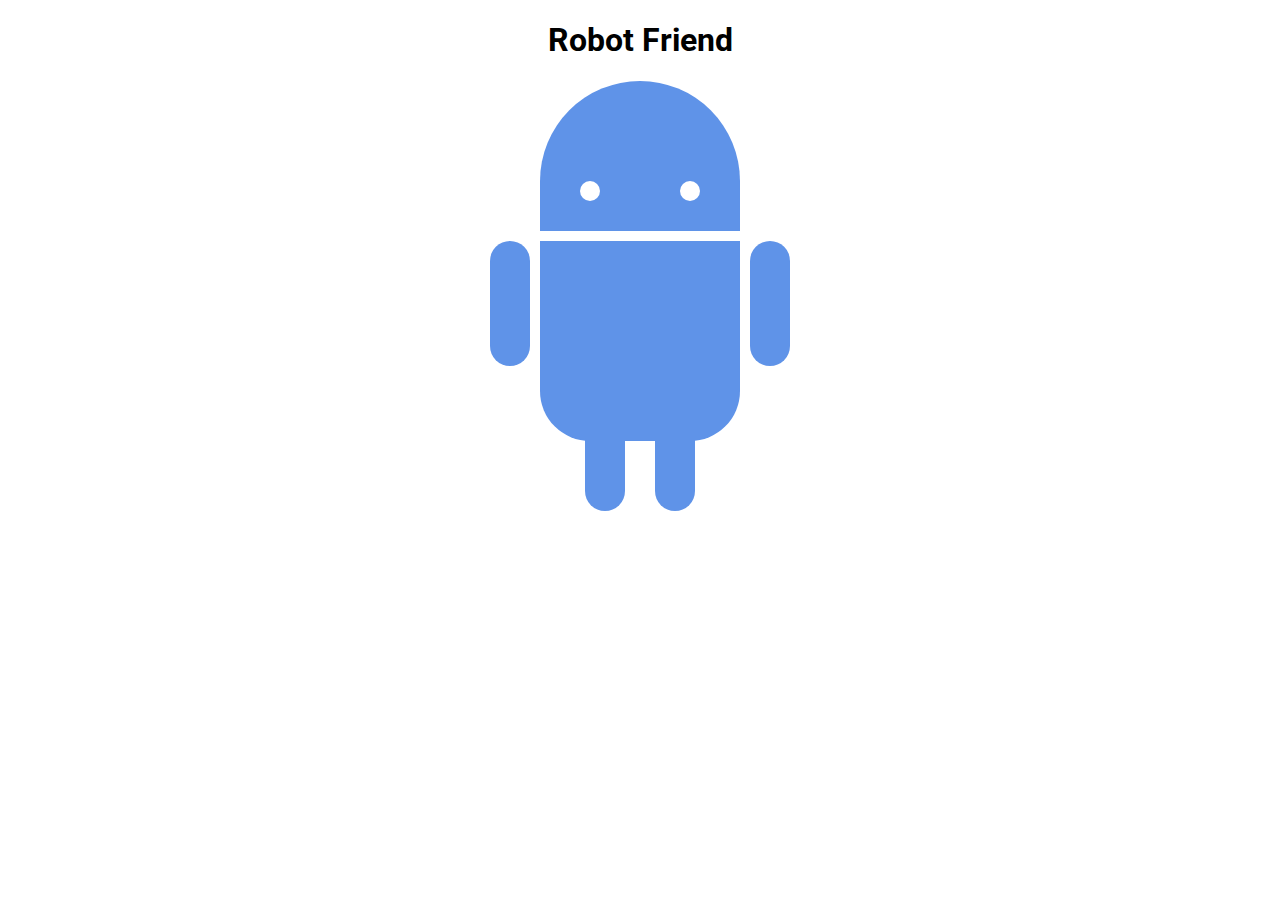
<file: AnimatedRobot/index.html>
<!DOCTYPE html>
<html>
<head>
	<title>RoboPage</title>
	<link rel="stylesheet" type="text/css" href="style.css">
	<link href="https://fonts.googleapis.com/css?family=Roboto" rel="stylesheet">
</head>
<body>
	<h1>Robot Friend</h1>
	<div class="robots">
		<div class="android"> 
			<div class="head"> 
				<div class="eyes"> 
					<div class="left_eye"></div> 
					<div class="right_eye"></div>
				</div> 
			</div> 
			<div class="upper_body"> 
				<div class="left_arm"></div> 
				<div class="torso"></div> 
				<div class="right_arm"></div> 
			</div> 
			<div class="lower_body"> 
				<div class="left_leg"></div> 
				<div class="right_leg"></div> 
			</div> 
		</div>
	</div>
</body>
</html>
</file>
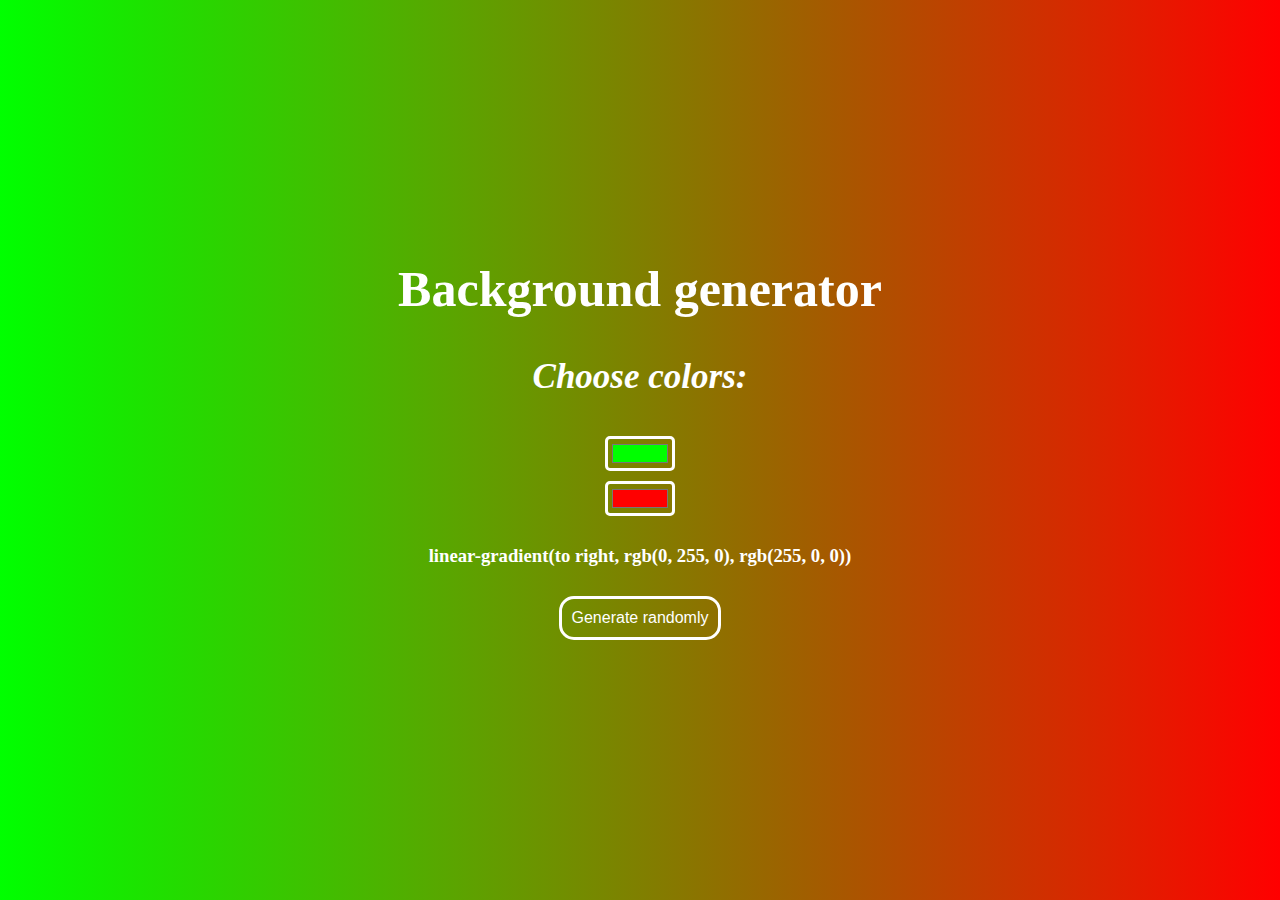
<file: BackgroundGenerator/index.html>
<!DOCTYPE html>
<html lang="en">
<head>
    <meta charset="UTF-8">
    <meta http-equiv="X-UA-Compatible" content="IE=edge">
    <meta name="viewport" content="width=device-width, initial-scale=1.0">
    <title>Document</title>
    <link rel="stylesheet" href="style.css">
</head>
<body>
    <h1> Background generator</h1>
    <h2> Choose colors:</h2>
    <input type="color" id="color1" value="#00ff00">
    <input type="color" id="color2" value="#ff0000">
    <h3></h3>

    <button id="generateBtn"> Generate randomly </button>

    <script src="script.js"></script>
</body>
</html>
</file>
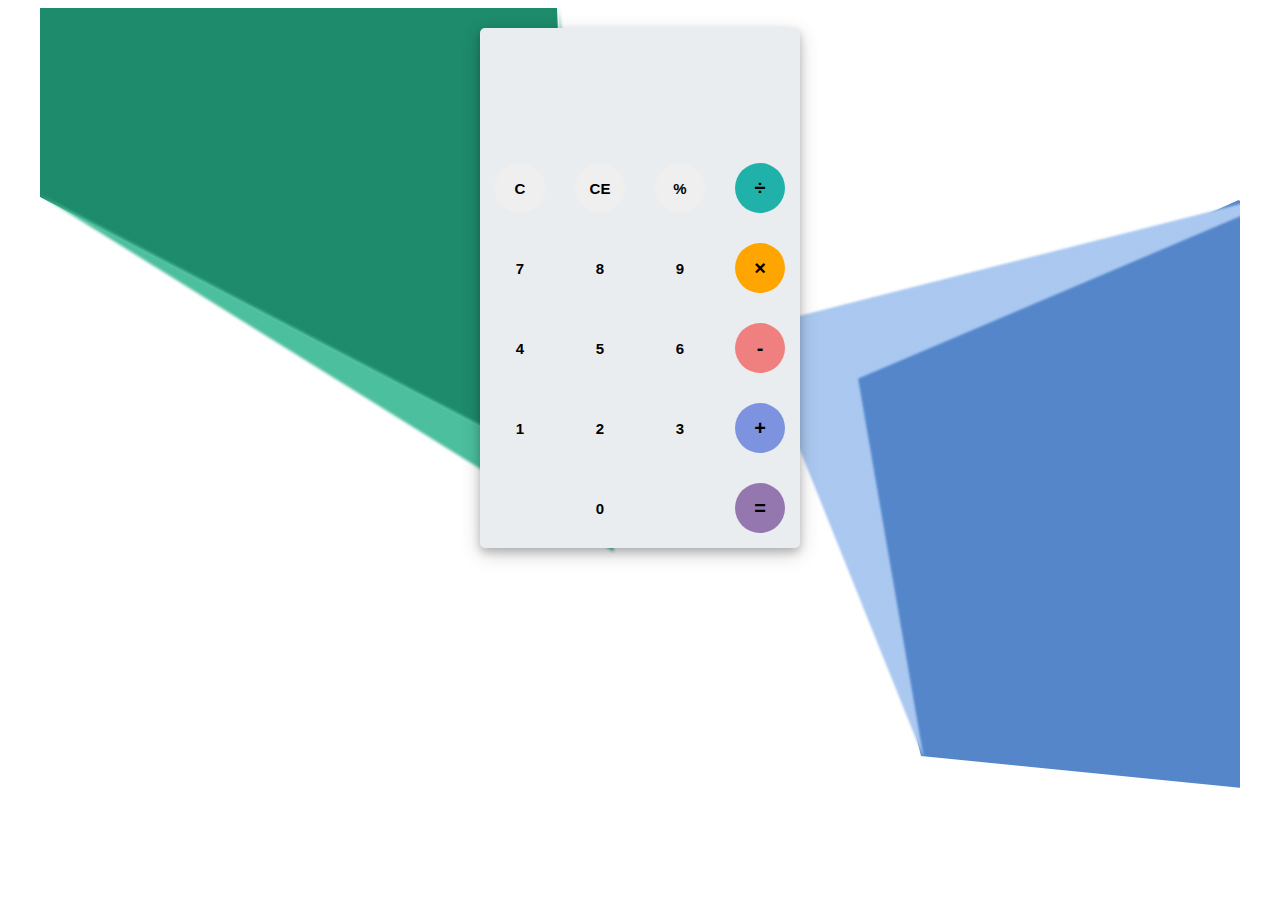
<file: Calculator/index.html>
<!DOCTYPE html>
<html lang="en">

<head>
    <meta charset="UTF-8">
    <meta http-equiv="X-UA-Compatible" content="IE=edge">
    <meta name="viewport" content="width=device-width, initial-scale=1.0">
    <title>Document</title>
    <link rel="stylesheet" href="css/style.css">
</head>

<body>
    <div id="container">
        <div id="calculator">
            <div id="result">
                <div id="history">
                    <p id="history-value">  </p>
                </div>

                <div id="output">
                    <p id="output-value"></p>
                </div>
            </div>
            <div id="keyboard">
                <button class="operator" id="clear">C</button>
                <button class="operator" id="backspace">CE</button>
                <button class="operator" id="%">%</button>
                <button class="operator" id="/"> &#247;</button>
                <button class="number" id="7">7</button>
                <button class="number" id="8">8</button>
                <button class="number" id="9">9</button>
                <button class="operator" id="*">&times;</button>
                <button class="number" id="4">4</button>
                <button class="number" id="5">5</button>
                <button class="number" id="6">6</button>
                <button class="operator" id="-">-</button>
                <button class="number" id="1">1</button>
                <button class="number" id="2">2</button>
                <button class="number" id="3">3</button>
                <button class="operator" id="+">+</button>
                <button class="empty" id="empty"></button>
                <button class="number" id="0">0</button>
                <button class="empty" id="empty"></button>
                <button class="operator" id="=">=</button>
            </div>
        </div>
    </div>

    <script src="js/main.js">

    </script>
</body>

</html>
</file>
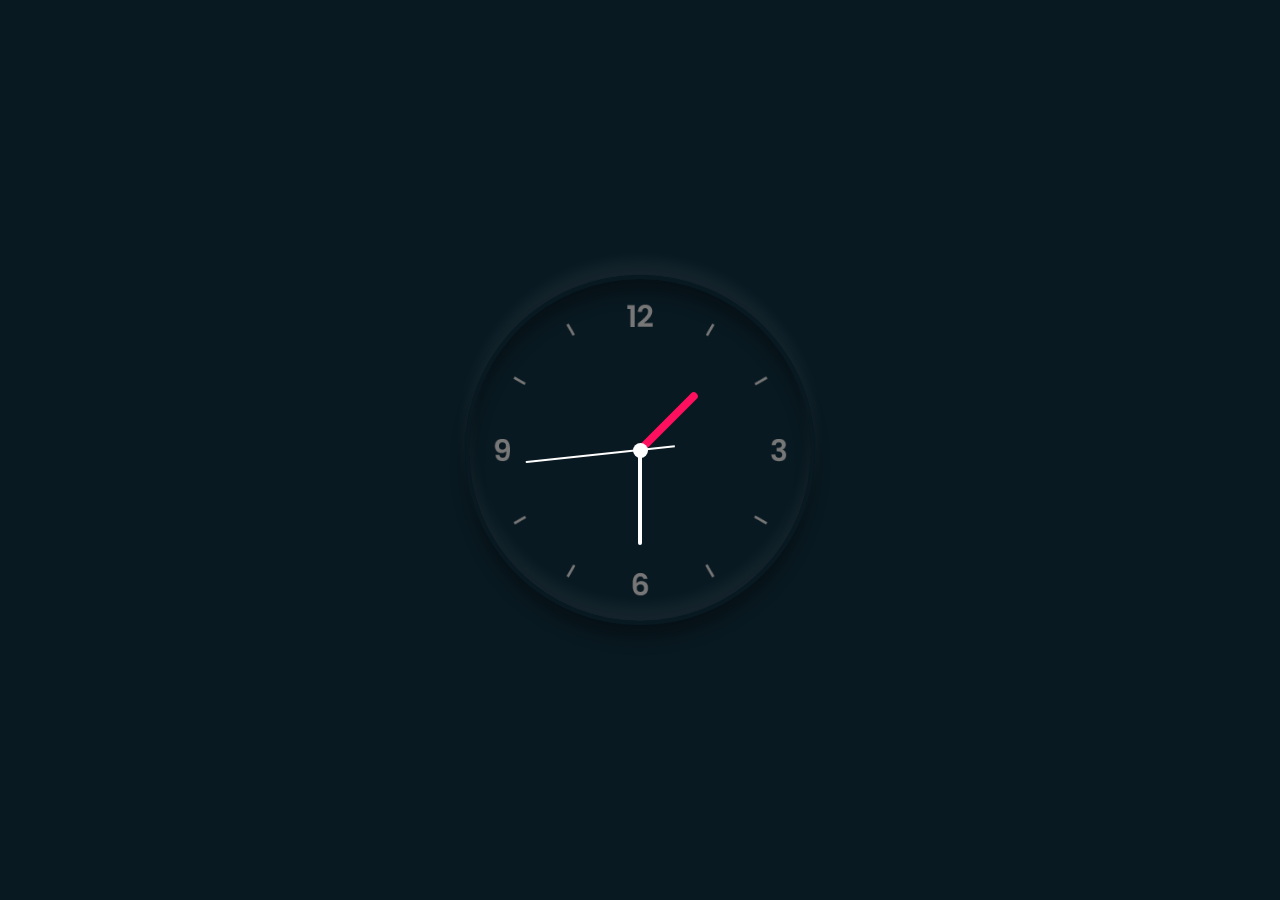
<file: Clock/index.html>
<!DOCTYPE html>
<html lang="en">
<head>
    <meta charset="UTF-8">
    <meta http-equiv="X-UA-Compatible" content="IE=edge">
    <meta name="viewport" content="width=device-width, initial-scale=1.0">
    <title>Document</title>
    <link rel="stylesheet" href="css/style.css">
</head>

<body>
    <div class="clock">
        <div class="hour">
            <div class="hr" id="hr"></div>
        </div>
        <div class="min">
            <div class="mn" id="mn"></div>
        </div>
        <div class="sec">
            <div class="sc" id="sc"></div>
        </div>
    </div>



    <script src="js/main.js">
    </script>
</body>
</html>
</file>
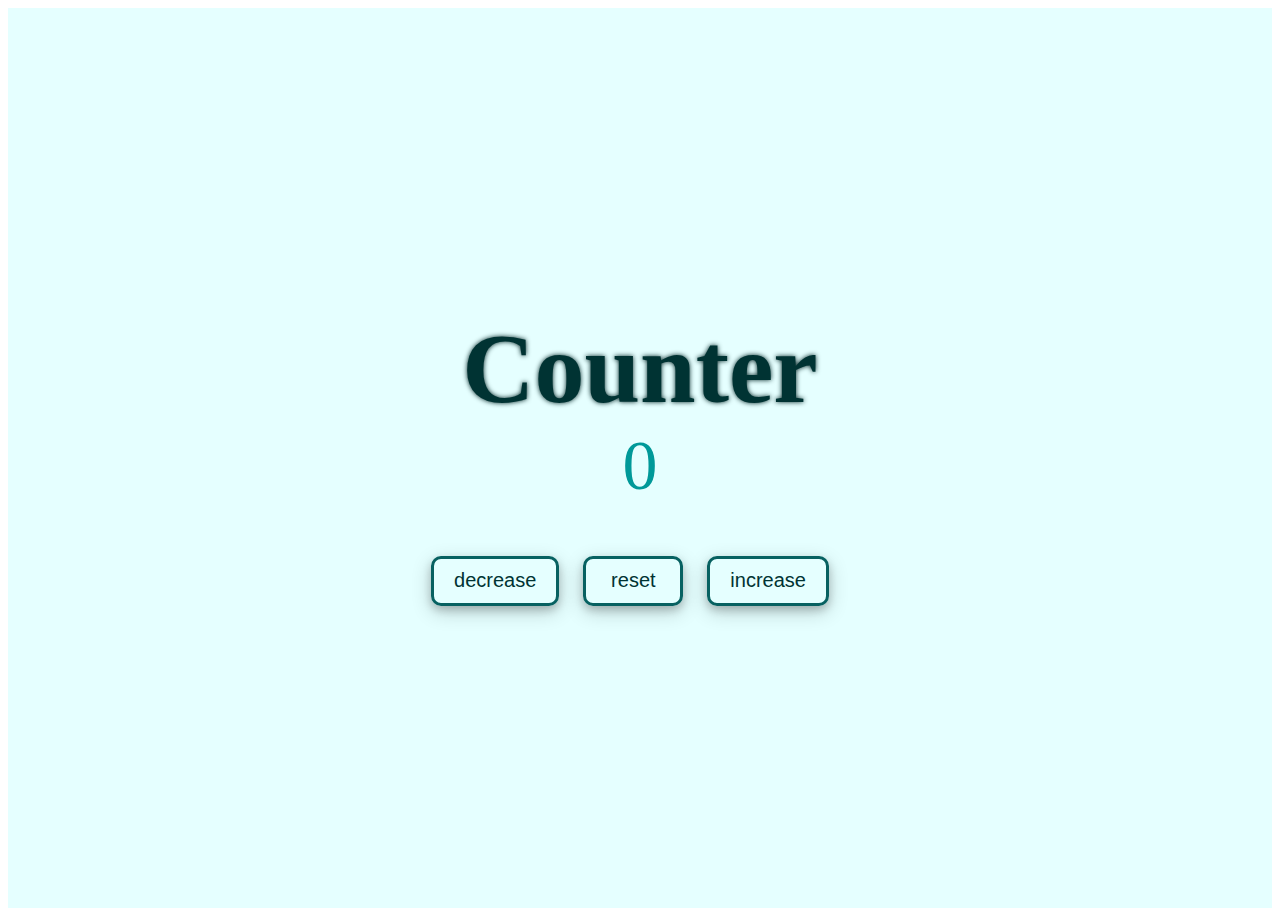
<file: Counter/index.html>
<!DOCTYPE html>
<html lang="en">

<head>
    <meta charset="UTF-8">
    <meta http-equiv="X-UA-Compatible" content="IE=edge">
    <meta name="viewport" content="width=device-width, initial-scale=1.0">
    <title>Document</title>

    <link rel="stylesheet" href="css/style.css">
</head>

<body>
    <main>
        <div class="container">
            <h1>Counter</h1>
            <span id="value">0</span>
            <div class="button-container">
                <button class="btn decrease">decrease</button>
                <button class="btn reset">reset</button>
                <button class="btn increase">increase</button>
            </div>
        </div>
    </main>


    <script src="js/main.js"></script>
</body>

</html>
</file>
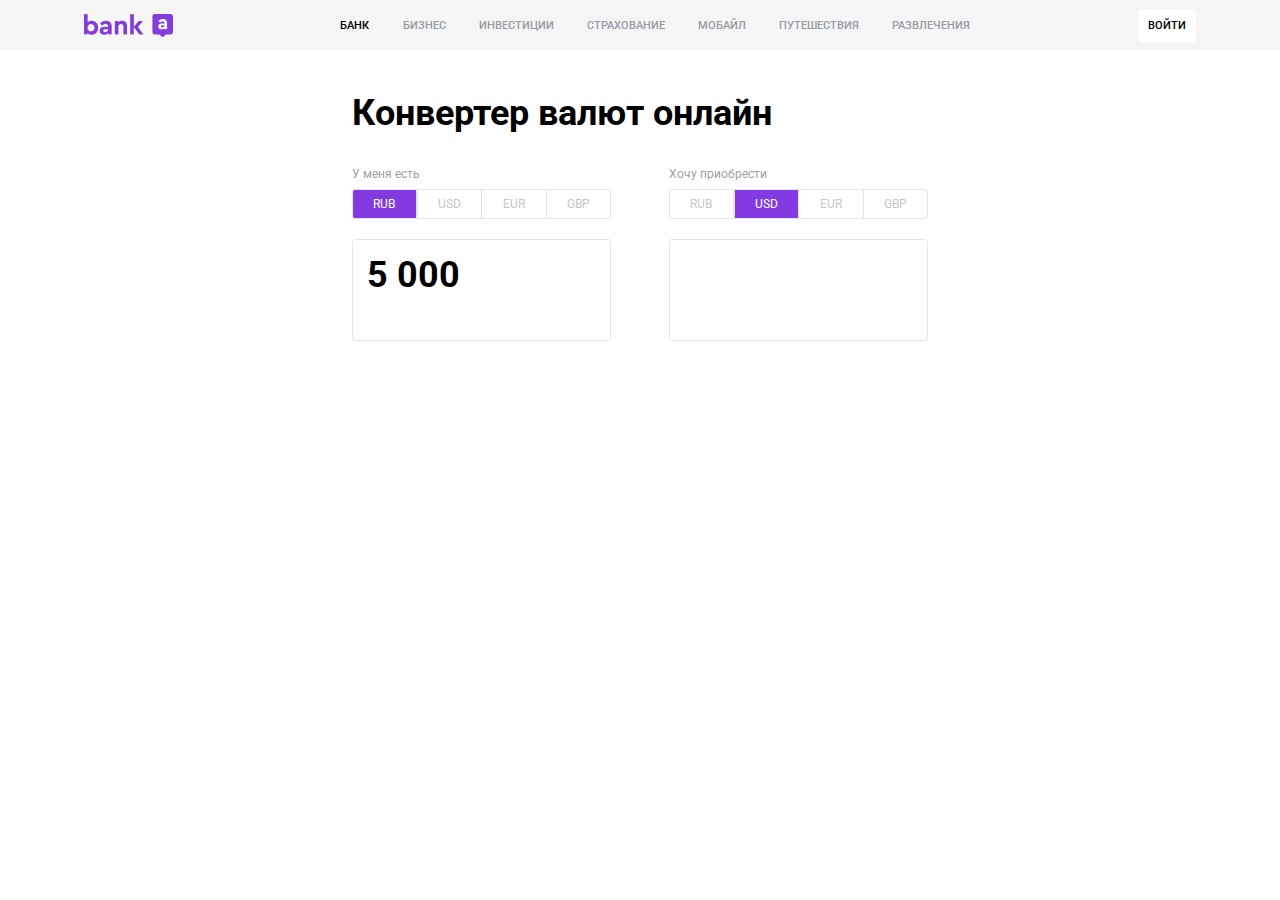
<file: CurrencyConverter/index.html>
<!DOCTYPE html>
<html lang="en">

<head>
    <meta charset="UTF-8" />
    <meta http-equiv="X-UA-Compatible" content="IE=edge" />
    <meta name="viewport" content="width=device-width, initial-scale=1.0" />
    <link rel="stylesheet" href="css/style.css" />
    <title>Converter</title>
</head>

<body>
    <div class="container">
        <nav>
            <div class="logo">
                <img src="img/logo.png" alt="logo" />
            </div>
            <ul>
                <li>БАНК</li>
                <li>БИЗНЕС</li>
                <li>ИНВЕСТИЦИИ</li>
                <li>СТРАХОВАНИЕ</li>
                <li>МОБАЙЛ</li>
                <li>ПУТЕШЕСТВИЯ</li>
                <li>РАЗВЛЕЧЕНИЯ</li>
            </ul>
            <button class="logInBtn">ВОЙТИ</button>
        </nav>


        
            <main>
                <div class="main">
                <h1>Конвертер валют онлайн</h1>
                <div class="convertBoxes">
                    <div class="box">
                        <h4>У меня есть</h4>
                        <div class="boxBtns" id="leftBoxBtns">
                            <button class="btn active" value="RUB">RUB</button>
                            <button class="btn" value="USD">USD</button>
                            <button class="btn" value="EUR">EUR</button>
                            <button class="btn" value="GBP">GBP</button>
                        </div>
                        <div class="input-section">
                            <input type="text" value="5 000" id="leftInput" />
                            <p id="leftP"></p>
                        </div>
                    </div>
                    <div class="box">
                        <h4>Хочу приобрести</h4>
                        <div class="boxBtns" id="rightBoxBtns">
                            <button class="btns" value="RUB">RUB</button>
                            <button class="btns active" value="USD">USD</button>
                            <button class="btns" value="EUR">EUR</button>
                            <button class="btns" value="GBP">GBP</button>
                        </div>
                        <div class="input-section">
                            <input type="text" value="" id="rightInput" />
                            <p id="rightP"></p>
                        </div>
                    </div>
                </div>

                 </div>
            </main>
       
    </div>

<script src="js/script.js"></script>
</body>

</html>
</file>
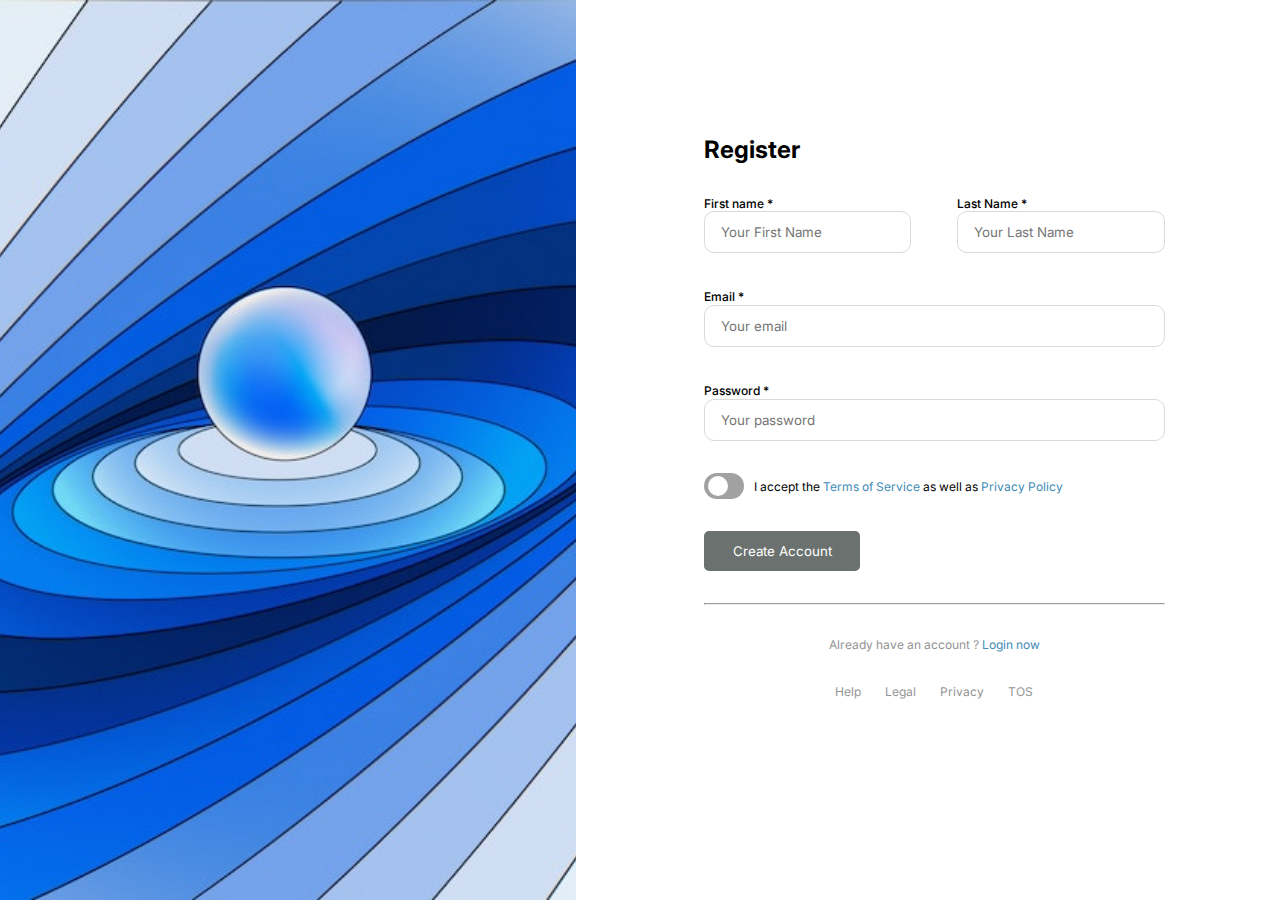
<file: RegisterForm/index.html>
<!DOCTYPE html>
<html lang="en">

<head>
    <meta charset="UTF-8">
    <meta http-equiv="X-UA-Compatible" content="IE=edge">
    <meta name="viewport" content="width=device-width, initial-scale=1.0">
    <title>Document</title>
    <link rel="preconnect" href="https://fonts.googleapis.com">
<link rel="preconnect" href="https://fonts.gstatic.com" crossorigin>
<link href="https://fonts.googleapis.com/css2?family=Inter:wght@300;400;500;600;700;800&display=swap" rel="stylesheet">
<link rel="stylesheet" href="style/style.css">
<link rel="stylesheet" href="style/mediaQueries.css">
</head>

<body>

    <div class="container">
        <div class="left-side"> </div>
        <div class="right-side">
            <div class="right-side-container">
            <h2>Register</h2>
            <form action="">
                <div class="nameAndSurname">
                    <div class="username">
                <label for="username"> First name *</label>
                <input type="text" name="" id="username" placeholder="Your First Name" required>
            </div>

            <div class="lastname">
                <label for="lastname">Last Name *</label>
                <input type="text" name="" id="lastname" placeholder="Your Last Name" required>
            </div>
            </div>
                <div class="email">

                
            <label for="email"> Email *</label>
            <input type="email" name="" id="email" placeholder="Your email" required>
        </div>
        <div class="password">
            <label for="password"> Password *</label>
            <input type="password" name="" id="password" placeholder="Your password" required>
        </div>    


            <div class="rules">
                <div class="toggle-btn" id="toggle-btn">
                    <div class="toggle-circle"></div>
                </div>

                <span>I accept the <a href="#"> Terms of Service</a> as well as <a href="#">Privacy Policy</a></span>
            </div>

            <button type="submit" id="submitBtn" disabled> Create Account </button>
            <hr>
        </form>
            <span class="logIn">Already have an account ? <a href="#"> Login now</a></span>

            <div class="additional-links">
                <a href="#">Help</a>
                <a href="#">Legal</a>
                <a href="#">Privacy</a>
                <a href="#">TOS</a>
            </div>
        
        </div>
        </div>
    </div>


    


    <script src="scripts/script.js">
    </script>
</body>

</html>
</file>
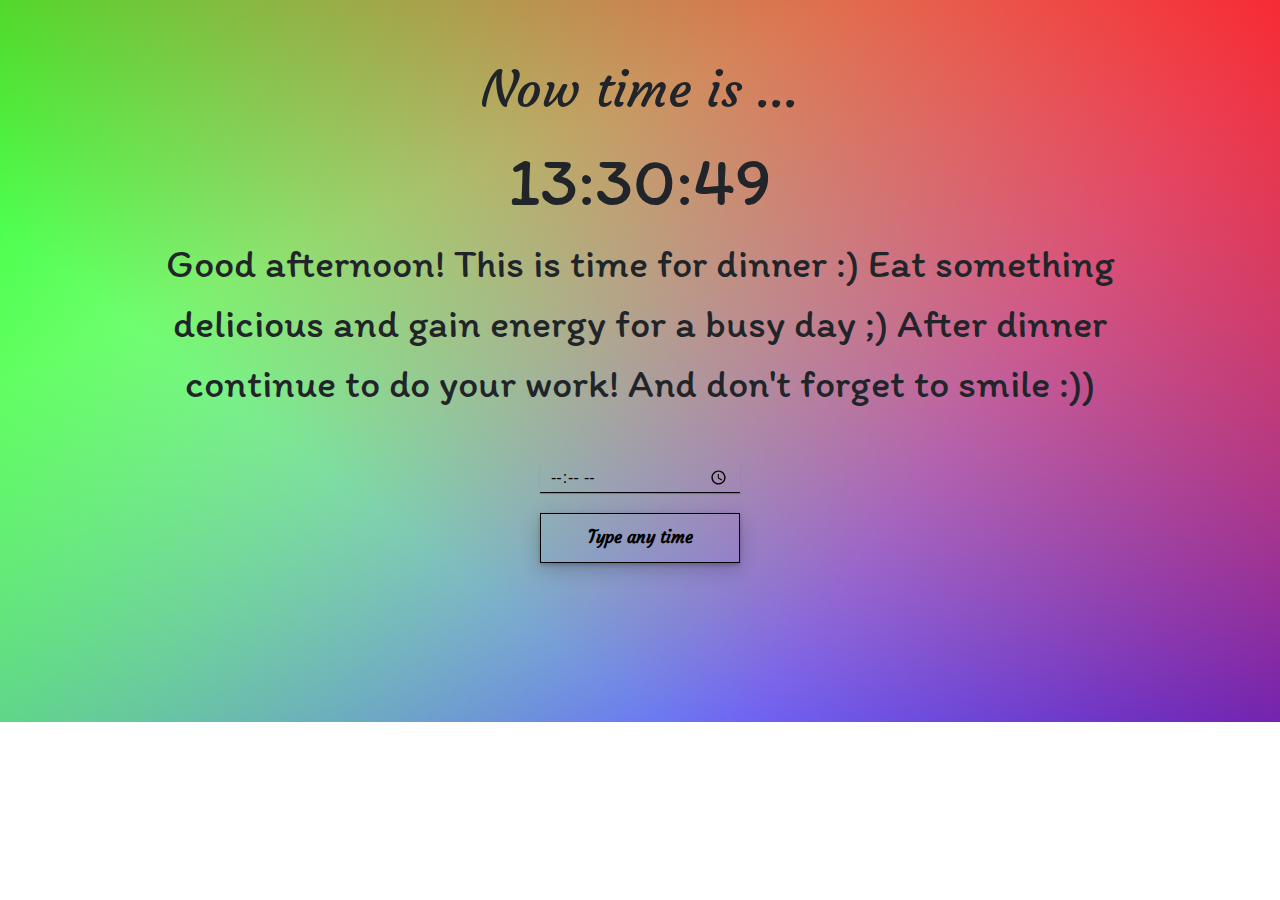
<file: TimeTextChange/index.html>
<!DOCTYPE html>
<html lang="en">

<head>
    <meta charset="UTF-8">
    <meta http-equiv="X-UA-Compatible" content="IE=edge">
    <meta name="viewport" content="width=device-width, initial-scale=1.0">
    <title>Document</title>

    <link rel="stylesheet" href="css/style.css">
    <link rel="preconnect" href="https://fonts.gstatic.com">
    <link href="https://fonts.googleapis.com/css2?family=Courgette&family=Itim&display=swap" rel="stylesheet">

    <!-- Latest compiled and minified CSS -->
    <link rel="stylesheet" href="https://maxcdn.bootstrapcdn.com/bootstrap/4.5.2/css/bootstrap.min.css">

    <!-- jQuery library -->
    <script src="https://ajax.googleapis.com/ajax/libs/jquery/3.5.1/jquery.min.js"></script>

    <!-- Popper JS -->
    <script src="https://cdnjs.cloudflare.com/ajax/libs/popper.js/1.16.0/umd/popper.min.js"></script>

    <!-- Latest compiled JavaScript -->
    <script src="https://maxcdn.bootstrapcdn.com/bootstrap/4.5.2/js/bootstrap.min.js"></script>
</head>

<body onload="startTime()">

    <div class="section">
        <div class="container">
            <div class="row">

                <div class="current-time col-12">
                    <h1> Now time is ...</h1>
                    <div id="time"></div>
                    <div id="current-time-caption">
                    </div>
                </div>

            </div>

            <div class="row">
                <div class="time-for-input col-12">
                    <input type="time" id="my_time">
                    <button type="submit" onclick="myTime()"> Type any time </button>
                    <p id="my-time-print"> </p>
                </div>
            </div>
        </div>
    </div>

    <script src="js/main.js">

    </script>
</body>

</html>
</file>
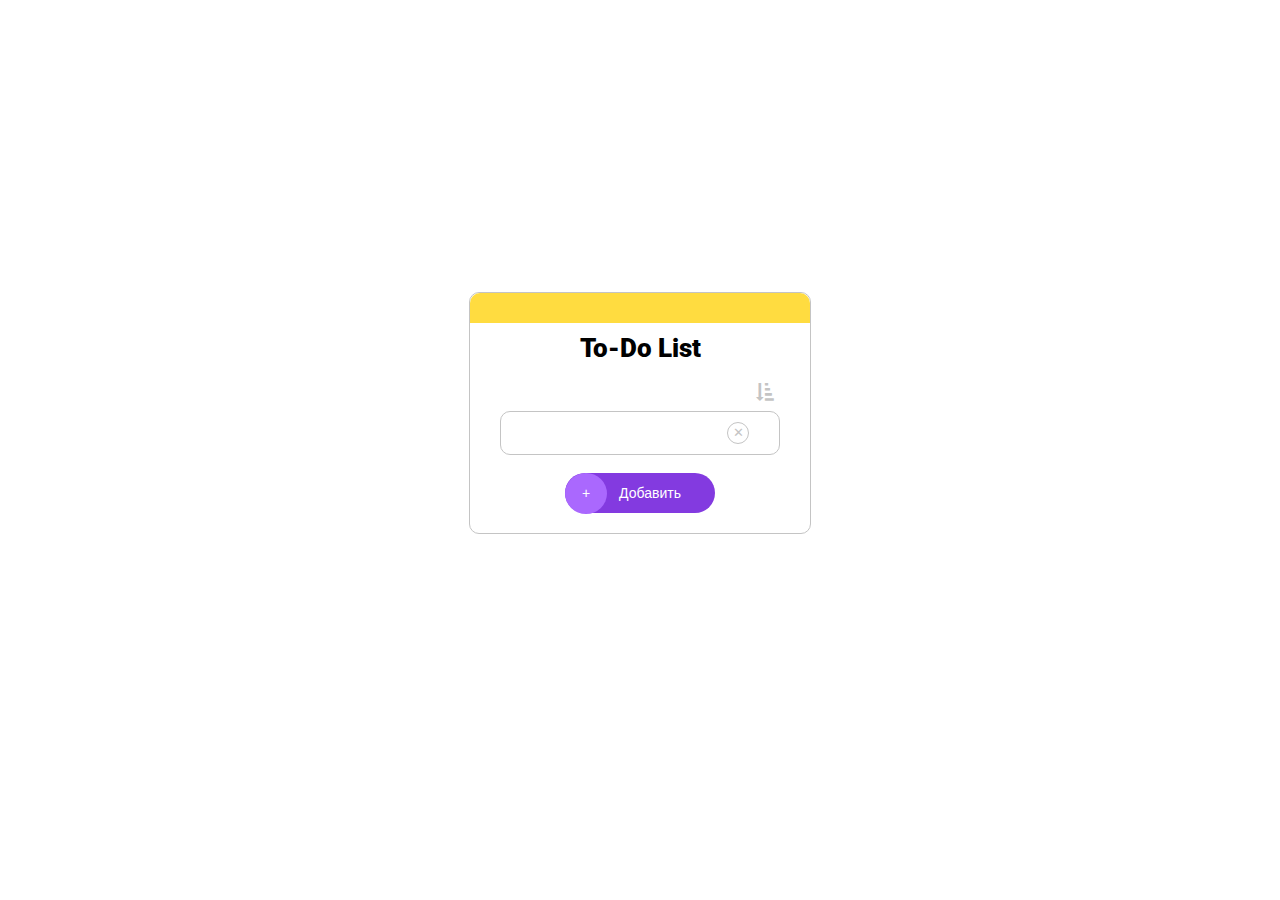
<file: ToDoList/index.html>
<!DOCTYPE html>
<html lang="en">

<head>
    <meta charset="UTF-8">
    <meta http-equiv="X-UA-Compatible" content="IE=edge">
    <meta name="viewport" content="width=device-width, initial-scale=1.0">
    <title>Document</title>

    <link rel="stylesheet" href="https://cdnjs.cloudflare.com/ajax/libs/font-awesome/4.7.0/css/font-awesome.min.css">

    <link rel="preconnect" href="https://fonts.googleapis.com">
    <link rel="preconnect" href="https://fonts.gstatic.com" crossorigin>
    <link href="https://fonts.googleapis.com/css2?family=Roboto:wght@400;900&display=swap" rel="stylesheet">


    <link rel="stylesheet" href="style.css">
</head>

<body>
    <div class="container">


        <div class="toDoList">
            <div class="head">
            </div>
            <div class="toDoList-content">
                <h2>To-Do List</h2>
                <div class="orderedBtnDiv">
                    <button class="orderListBtn" id="orderListBtn"><i class="fa fa-sort-amount-asc fa-lg"
                            aria-hidden="true"></i></button>
                </div>

                <div class="inputSubmitBtn">
                    <div class="inputDiv">
                        <input type="text" id="toDoItem">
                        <div class="clearInputDiv"><button class="clearInputBtn" id="clearInputBtn" type="submit"> ✕
                            </button></div>


                    </div>

                    <div class="listItems" id="listItems"></div>

                    <button class="addToListBtn" id="addToListBtn" type="submit">
                        <span> +</span>

                        Добавить</button>
                </div>

            </div>
        </div>
    </div>




    <script src="js.js" defer="defer"></script>

</body>

</html>
</file>
<file: AnimatedRobot/style.css>
h1 {
	text-align: center;
	font-family: 'Roboto', sans-serif;
}

.robots {
	display: flex;
	justify-content: center;
}

.head, 
.left_arm, 
.torso, 
.right_arm, 
.left_leg, 
.right_leg {
	 background-color: #5f93e8;
}

.head { 
	width: 200px; 
	margin: 0 auto; 
	height: 150px; 
	border-radius: 200px 200px 0 0; 
	margin-bottom: 10px;
} 

.eyes {
	display: flex;
	align-items: center;
}

.head:hover {
	width: 300px;
    transition: 1s ease-in-out;
}

.upper_body { 
	width: 300px; 
	height: 150px;
	display: flex; 
} 

.left_arm, .right_arm { 
	width: 40px; 
	height: 125px;
	border-radius: 100px; 
} 

.left_arm { 
	margin-right: 10px; 
} 

.right_arm { 
	margin-left: 10px; 
} 

.torso { 
	width: 200px; 
	height: 200px;
	border-radius: 0 0 50px 50px; 
} 

.lower_body { 
	width: 200px; 
	height: 200px;
	/* This is another useful property. Hmm what do you think it does?*/
	margin: 0 auto;
	display: flex;

} 

.left_leg, .right_leg { 
	width: 40px; 
	height: 120px;
	border-radius: 0 0 100px 100px; 
} 

.left_leg { 
	margin-left: 45px; 
} 

.left_leg:hover {
	-webkit-transform: rotate(20deg);
    -moz-transform: rotate(20deg);
    -o-transform: rotate(20deg);
    -ms-transform: rotate(20deg);
    transform: rotate(20deg);
}

.right_leg { 
	margin-left: 30px; 
}

.left_eye, .right_eye { 
	width: 20px; 
	height: 20px; 
	border-radius: 15px; 
	background-color: white;  
} 

.left_eye { 
	/* These properties are new and you haven't encountered
	in this course. Check out CSS Tricks to see what it does! */
	position: relative; 
	top: 100px; 
	left: 40px; 
} 

.right_eye { 
	position: relative; 
	top: 100px; 
	left: 120px; 
}
</file>
<file: BackgroundGenerator/style.css>
body {
    margin: 0;
    padding: 10px;
    box-sizing: border-box;
    background: linear-gradient(to right, #00ff00, #ff0000);
    display: flex;
    flex-direction: column;
    justify-content: center;
    align-items: center;
    height: 100vh;
    gap: 10px;
}

input {
    background-color: transparent;
    border: 3px solid white;
    border-radius: 5px;
    width: 70px;
    height: 35px;
    cursor: pointer;
}

h1, h2, h3 {
    color: white;
}

h1 {
    font-size: 50px;
    margin: 0;
}
h2 {
    font-size: 35px;
    font-style: oblique;
}

button {
    background: transparent;
    padding: 10px;
    border: 3px solid white;
    border-radius: 15px;
    font-size: 16px;
    color: white;
    cursor: pointer;
}
</file>
<file: Calculator/css/style.css>
#container {
  background-color: blue;
  width: 1200px;
  height: 780px;
  background: url(../img/bgImg.jpg);
  margin: 0 auto;
}

#container #calculator {
  width: 320px;
  height: 520px;
  background-color: #eaedef;
  margin: 0 auto;
  position: relative;
  top: 20px;
  border-radius: 5px;
  -webkit-box-shadow: 0 4px 8px 0 rgba(0, 0, 0, 0.2), 0 6px 20px 0 rgba(0, 0, 0, 0.19);
          box-shadow: 0 4px 8px 0 rgba(0, 0, 0, 0.2), 0 6px 20px 0 rgba(0, 0, 0, 0.19);
}

#container #calculator #result {
  height: 120px;
}

#container #calculator #result #history {
  text-align: right;
  height: 20px;
  margin: 0 20px;
  padding-top: 20px;
  font-size: 15px;
  color: #919191;
}

#container #calculator #output {
  text-align: right;
  height: 60px;
  margin: 10px 20px;
  font-size: 30px;
}

#container #calculator #keyboard {
  height: 400px;
}

#container #calculator #keyboard .operator, #container #calculator #keyboard .number, #container #calculator #keyboard .empty {
  width: 50px;
  height: 50px;
  margin: 15px;
  float: left;
  border-radius: 50%;
  border-width: 0px;
  font-weight: bold;
  font-size: 15px;
}

#container #calculator #keyboard .number, #container #calculator #keyboard .empty {
  background-color: #eaedef;
}

#container #calculator #keyboard .number, #container #calculator #keyboard .operator {
  cursor: pointer;
}

#container #calculator #keyboard .operator:active, #container #calculator #keyboard .number:active {
  font-size: 13px;
}

#container #calculator #keyboard .operator:focus, #container #calculator #keyboard .number:focus, #container #calculator #keyboard .empty:focus {
  outline: none;
}

#container #calculator #keyboard button:nth-child(4) {
  font-size: 20px;
  background-color: #20b2aa;
}

#container #calculator #keyboard button:nth-child(8) {
  font-size: 20px;
  background-color: #ffa500;
}

#container #calculator #keyboard button:nth-child(12) {
  font-size: 20px;
  background-color: #f08080;
}

#container #calculator #keyboard button:nth-child(16) {
  font-size: 20px;
  background-color: #7d93e0;
}

#container #calculator #keyboard button:nth-child(20) {
  font-size: 20px;
  background-color: #9477af;
}
/*# sourceMappingURL=style.css.map */
</file>
<file: Clock/css/style.css>
* {
  margin: 0;
  padding: 0;
  -webkit-box-sizing: border-box;
          box-sizing: border-box;
}

body {
  display: -webkit-box;
  display: -ms-flexbox;
  display: flex;
  -webkit-box-pack: center;
      -ms-flex-pack: center;
          justify-content: center;
  -webkit-box-align: center;
      -ms-flex-align: center;
          align-items: center;
  min-height: 100vh;
  background-color: #091921;
}

body .clock {
  width: 350px;
  height: 350px;
  display: -webkit-box;
  display: -ms-flexbox;
  display: flex;
  -webkit-box-pack: center;
      -ms-flex-pack: center;
          justify-content: center;
  -webkit-box-align: center;
      -ms-flex-align: center;
          align-items: center;
  background-image: url(../img/clock.png);
  background-size: cover;
  border: 4px solid #091921;
  border-radius: 50%;
  -webkit-box-shadow: 0 -15px 15px rgba(255, 255, 255, 0.05), inset 0 -15px 15px rgba(255, 255, 255, 0.05), 0 15px 15px rgba(0, 0, 0, 0.3), inset 0 15px 15px rgba(0, 0, 0, 0.3);
          box-shadow: 0 -15px 15px rgba(255, 255, 255, 0.05), inset 0 -15px 15px rgba(255, 255, 255, 0.05), 0 15px 15px rgba(0, 0, 0, 0.3), inset 0 15px 15px rgba(0, 0, 0, 0.3);
}

body .clock .hour, body .clock .min, body .clock .sec {
  position: absolute;
}

body .clock .hour, body .clock .hr {
  width: 160px;
  height: 160px;
}

body .clock .min, body .clock .mn {
  width: 190px;
  height: 190px;
}

body .clock .sec, body .clock .sc {
  width: 230px;
  height: 230px;
}

body .clock .hr, body .clock .mn, body .clock .sc {
  display: -webkit-box;
  display: -ms-flexbox;
  display: flex;
  -webkit-box-pack: center;
      -ms-flex-pack: center;
          justify-content: center;
  position: absolute;
  border-radius: 50%;
}

body .clock .hr::before {
  content: '';
  position: absolute;
  width: 8px;
  height: 80px;
  background: #ff105e;
  z-index: 10;
  border-radius: 6px 6px 0 0;
}

body .clock .mn::before {
  content: '';
  position: absolute;
  width: 4px;
  height: 90px;
  background: #fff;
  z-index: 11;
  border-radius: 6px 6px 0 0;
}

body .clock .sc::before {
  content: '';
  position: absolute;
  width: 2px;
  height: 150px;
  background: #fff;
  z-index: 12;
  border-radius: 6px 6px 0 0;
}

body .clock::before {
  content: "";
  position: absolute;
  width: 15px;
  height: 15px;
  background: #fff;
  border-radius: 50%;
  z-index: 100;
}
/*# sourceMappingURL=style.css.map */
</file>
<file: Counter/css/style.css>
main {
  height: 100vh;
  width: 100%;
  background-color: #e5ffff;
  display: -webkit-box;
  display: -ms-flexbox;
  display: flex;
  -webkit-box-pack: center;
      -ms-flex-pack: center;
          justify-content: center;
  -webkit-box-orient: vertical;
  -webkit-box-direction: normal;
      -ms-flex-direction: column;
          flex-direction: column;
  -webkit-box-align: center;
      -ms-flex-align: center;
          align-items: center;
  text-align: center;
}

main h1 {
  font-size: 100px;
  color: #003333;
  margin: 0;
  text-shadow: 0px 0px 5px #012424;
}

main #value {
  font-size: 70px;
  color: #009999;
}

main .btn {
  margin: 50px 20px 0 0;
  padding: 10px 20px;
  border: 3px solid #076161;
  border-radius: 10px;
  background-color: transparent;
  color: #003333;
  font-size: 20px;
  min-width: 100px;
  height: 50px;
  -webkit-transition: 0.5s;
  transition: 0.5s;
  -webkit-box-shadow: 0 4px 8px 0 rgba(0, 0, 0, 0.2), 0 6px 20px 0 rgba(0, 0, 0, 0.19);
          box-shadow: 0 4px 8px 0 rgba(0, 0, 0, 0.2), 0 6px 20px 0 rgba(0, 0, 0, 0.19);
}

main .btn:hover {
  cursor: pointer;
  background-color: rgba(0, 212, 212, 0.2);
}
/*# sourceMappingURL=style.css.map */
</file>
<file: CurrencyConverter/css/style.css>
@import url('https://fonts.googleapis.com/css2?family=Roboto:wght@400;500;700&display=swap');

* {
    margin: 0;
    padding: 0;
    font-family: 'Roboto', sans-serif;
    box-sizing: border-box;
}

.container {
    width: 100%;
}

nav {
    width: 100%;
    height: 50px;
    background: #F5F5F6;
    display: flex;
    justify-content: space-around;
    align-items: center;
}

.logo {
    width: 89px;
    height: 23px;
    cursor: pointer;
}

.logo img:hover {
    opacity: .8;
}

.logo img {
    width: 100%;
    height: 100%;
    transition: .1s;
}

ul {
    width: 630px;
    display: flex;
    justify-content: space-between;
    list-style: none;
}

ul li {
    font-weight: 500;
    font-size: 11px;
    line-height: 13px;
    color: #959BA4;
    cursor: pointer;
    transition: .2s;
}

ul li:hover {
    color: black;
}

ul li:first-child {
    color: black;
}

.logInBtn {
    width: 58px;
    height: 33px;
    background: #FFFFFF;
    border-radius: 4px;
    border: none;
    cursor: pointer;
    transition: .2s;
    font-weight: 500;
    font-size: 11px;
    line-height: 13px
}

.logInBtn:hover {
    background: #833AE0;
    color: white;
}

main {
    margin-top: 42px;
    width: 100%;
    display: flex;
    justify-content: center;
}

.main {
    width: 45vw;
    display: flex;
    flex-wrap: wrap;
}

.main h1 {
    font-weight: 700;
    font-size: 36px;
    line-height: 42px;
    margin-bottom: 33px;
}

.boxBtns {
    width: 259px;
    height: 30px;
    display: flex;
    justify-content: space-between;
}

.boxBtns button {
    width: 25%;
    font-weight: 400;
    font-size: 12px;
    line-height: 14px;
    border: none;
    color: #C6C6C6;
    border: 1px solid #E5E5E5;
    background-color: white;
}

.active,
.boxBtns button:hover {
    background: #833AE0 !important;
    color: white !important;
}

.boxBtns button:first-child {
    border-radius: 3px 0px 0px 3px;
}

.boxBtns button:nth-child(3) {
    border-left: none;
    border-right: none;
}

.boxBtns button:last-child {
    border-radius: 0px 3px 3px 0px;
}

.convertBoxes {
    width: 100%;
    display: flex;
    flex-wrap: wrap;
    justify-content: space-between;
    row-gap: 30px;
}

.box h4 {
    font-weight: 400;
    font-size: 12px;
    line-height: 14px;
    color: #9F9F9F;
    height: 22px;
}

.input-section {
    width: 259px;
    height: 102px;
    border: 1px solid #E5E5E5;
    box-sizing: border-box;
    border-radius: 3px;
    margin-top: 20px;
}

.input-section input {
    height: 70%;
    width: 100%;
    border: none;
    padding: 0 14px;
    font-weight: 700;
    font-size: 36px;
    line-height: 42px;
    box-sizing: border-box;
}

input[type="number"]::-webkit-outer-spin-button,
input[type="number"]::-webkit-inner-spin-button {
    -webkit-appearance: none;
    margin: 0;
}

input[type="number"] {
    -moz-appearance: textfield;
}

.input-section input:focus {
    outline: none;
}

.input-section p {
    font-weight: 400;
    font-size: 12px;
    line-height: 14px;
    padding: 0 16px;
    color: #C6C6C6;
}

@media only screen and (max-width: 976px) {
    ul {
        display: none;
    }

    .main h1 {
        font-size: 30px;
    }
}
</file>
<file: RegisterForm/style/style.css>
body, body * {
    margin: 0;
    padding: 0;
    box-sizing: border-box;
    font-family: 'Inter', sans-serif;
}

.container {
    width: 100%;
    height: 100vh;
    display: flex;
    justify-content: space-between;
    align-items: center;

}

.left-side {
    width: 45%;
    height: 100%;
    background-image: url("../img/img.jfif");
    background-size: cover;
    background-position: center;
}

.right-side {
    width: 45%;
    height: 70%;
   
    
}

.right-side-container {
    width: 80%;
    display: flex;
    flex-direction: column;
    row-gap: 32px ;
}


.right-side .nameAndSurname {
    width: 100%;
    display: flex;
    justify-content: space-between;

}

.username, .lastname {
    width: 45%;
    display: flex;
    flex-direction: column;
}

.right-side form {
    display: flex;
    flex-direction: column;
    row-gap: 32px;
}


.right-side label {
    font-size: 12px;
    font-weight: 500;
}

.right-side input {
    border: 1px solid #DADADA;
    padding: 12px 16px;
    border-radius: 10px ;
    outline: none;
}

.right-side .email input, .right-side .password input {
    width: 100%;
}


.right-side .rules {
    display: flex;
    align-items: center;
    justify-content: flex-start;
    column-gap: 10px;
}


.right-side .rules span {
    font-size: 12px;
}


.right-side button {
   background-color: #6A716E;
   color: white ;
   width: 156px;
   border-radius: 5px;
   padding: 12px 16px;
    border: none;
}


.right-side .logIn {
    text-align: center;
    color: #949494;
    font-size: 12px;
}

.right-side a {
    text-decoration: none;
    color: #418CB6;
}


.right-side .additional-links {
    width: 100%;
    display: flex;
    justify-content: center;
    column-gap: 24px;
    font-size: 12px;
}

.right-side .additional-links a {
    color: #949494;
}


.toggle-btn {
    min-width: 40px;
    height: 26px;
    background-color: #A1A1A1;
    border-radius: 20px;
    position: relative;
    cursor: pointer;
}

.toggle-btn .toggle-circle {
    position: absolute;
    top: 10%;
    left: 10%;
    background-color: white;
    min-width: 20px ;
    height: 20px;
    border-radius: 100% ;
    transition: 1s;
}

.active {
    background-color: #096CA4;
}

.active .toggle-circle {
    left: 40%;
    transition: 1s;
}
</file>
<file: RegisterForm/style/mediaQueries.css>
/* Medium devices (landscape tablets, 768px and up) */
@media only screen and (max-width: 768px) {
    .container {
        flex-wrap: wrap;
    }
    .left-side {
        width: 100%;
        height: 40vh;
    }
    .right-side  {
        margin-top: 20px;
        width: 100%;
    }
    .right-side .right-side-container {
        padding: 20px;
        min-width: 100%;
        align-items: center;
    }
    .right-side .right-side-container .nameAndSurname {
        flex-wrap:  wrap;
        gap: 32px;
    }

    .username, .lastname {
        width: 100%;
    }
}
</file>
<file: TimeTextChange/css/style.css>
body {
  margin: 0;
  padding: 0;
  -webkit-box-sizing: border-box;
          box-sizing: border-box;
}

.section {
  width: 100%;
  min-height: 722px;
  padding: 30px;
  background: linear-gradient(217deg, rgba(255, 0, 0, 0.8), rgba(255, 0, 0, 0) 70.71%), linear-gradient(127deg, rgba(0, 255, 0, 0.8), rgba(0, 255, 0, 0) 70.71%), linear-gradient(336deg, rgba(0, 0, 255, 0.8), rgba(0, 0, 255, 0) 70.71%);
}

.section .current-time {
  height: 60%;
  display: -webkit-box;
  display: -ms-flexbox;
  display: flex;
  -webkit-box-orient: vertical;
  -webkit-box-direction: normal;
      -ms-flex-direction: column;
          flex-direction: column;
  -webkit-box-pack: space-evenly;
      -ms-flex-pack: space-evenly;
          justify-content: space-evenly;
  -webkit-box-align: center;
      -ms-flex-align: center;
          align-items: center;
  text-align: center;
  padding: 30px;
  font-family: 'Itim', cursive;
}

.section .current-time h1 {
  font-family: 'Courgette', cursive;
  font-size: 50px;
}

.section .current-time #time {
  font-size: 70px;
}

.section .current-time #current-time-caption {
  font-size: 40px;
  font-family: 'Itim', cursive;
}

.section .time-for-input {
  height: 35%;
  text-align: center;
  display: -webkit-box;
  display: -ms-flexbox;
  display: flex;
  -webkit-box-orient: vertical;
  -webkit-box-direction: normal;
      -ms-flex-direction: column;
          flex-direction: column;
  -webkit-box-align: center;
      -ms-flex-align: center;
          align-items: center;
  -ms-flex-pack: distribute;
      justify-content: space-around;
}

.section .time-for-input #my_time {
  margin: 20px;
  width: 200px;
  height: 30px;
  padding: 10px;
  border: 0px;
  border-bottom: 1px black solid;
  background-color: transparent;
  -webkit-box-shadow: 0px 1px 1px rgba(0, 0, 0, 0.19);
          box-shadow: 0px 1px 1px rgba(0, 0, 0, 0.19);
}

.section .time-for-input #my_time:hover {
  cursor: pointer;
}

.section .time-for-input #my_time:focus {
  outline: none;
}

.section .time-for-input button {
  width: 200px;
  height: 50px;
  background-color: transparent;
  border: 1px black solid;
  font-family: 'Courgette', cursive;
  font-size: 17px;
  font-weight: 600;
  -webkit-transition: 0.5s;
  transition: 0.5s;
  -webkit-box-shadow: 0 2px 4px 0 rgba(0, 0, 0, 0.2), 0 6px 20px 0 rgba(0, 0, 0, 0.19);
          box-shadow: 0 2px 4px 0 rgba(0, 0, 0, 0.2), 0 6px 20px 0 rgba(0, 0, 0, 0.19);
}

.section .time-for-input button:hover {
  background-color: rgba(0, 0, 0, 0.2);
}

.section .time-for-input button:focus {
  outline: none;
}

.section .time-for-input #my-time-print {
  margin: 10px;
  color: black;
  font-size: 20px;
  font-family: 'Itim', cursive;
}
/*# sourceMappingURL=style.css.map */
</file>
<file: ToDoList/style.css>
.container {
  display: flex;
  justify-content: center;
  align-items: center;
  min-height: 90vh;
  width: 100%;
  font-family: 'Roboto', sans-serif;
}

.toDoList {
  width: 340px;
  border-radius: 10px;
  border: 1px solid #c4c4c4;
}

.toDoList button {
  cursor: pointer;
}

.toDoList .head {
  height: 30px;
  background-color: #ffdc40;
  width: 100%;
  border-radius: 10px 10px 0 0;
}

.toDoList .toDoList-content {
  padding: 10px 30px 20px 30px;

}

.toDoList .toDoList-content .orderedBtnDiv {
  display: flex;
  justify-content: flex-end;
  margin-bottom: 10px;

}

.toDoList .toDoList-content .orderListBtn {
  color: #C4C4C4;
  background-color: transparent;
  border: none;
  transition: .5s;
}

.toDoList .toDoList-content .orderListBtn:hover {
  color: black;
}

.toDoList .toDoList-content h2 {
  text-align: center;
  font-size: 26px;
  margin: 0 0 20px 0;
  font-weight: 900;
}

.toDoList .toDoList-content .inputSubmitBtn {
  display: flex;
  flex-direction: column;
  justify-content: center;
  align-items: center;
  font-weight: 400;
}

/* .toDoList .toDoList-content form .inputBtn {
    display: flex;
    justify-content: space-between;
} */


.toDoList .toDoList-content .inputDiv {
  display: flex;
  justify-content: space-between;
  align-items: center  ;
  /* position: relative; */
  width: 100%;
  border-radius: 10px;
  border: 1px solid #C4C4C4;
  padding: 10px 30px 10px 10px ;
  box-sizing: border-box;
}


.toDoList .toDoList-content input {
  width: 80%;
  /* position: relative; */
 border: none;
 border-radius: 10px;
 font-size: 14px;
}

.toDoList .toDoList-content input:focus {
  outline: none;
}

.toDoList .toDoList-content .clearInputDiv {
  border-radius: 100%;
  /* position: absolute; */
  /* right: 30px; */
  /* top: 8px; */
  border: 1px solid #C4C4C4;
  background-color: transparent;
  width: 20px;
  height: 20px;
  display: flex;
  justify-content: center;
  align-items: center;
  transition: 0.5s;

}

.toDoList .toDoList-content .clearInputBtn {
  background-color: transparent;
  border: none;
  padding: 0;
  color: #c4c4c4;
  width: 100%;
  height: 100%;
  display: flex;
  justify-content: center;
  align-items: center;
  /* border-radius: 100%; */

}


.toDoList .toDoList-content .clearInputDiv:hover, .listItem .removeBtnDiv:hover {
  color: white;
  background-color:#833AE0;
  border: 1px solid #833AE0;
}


.listItems {
  width: 100%;
  border: 1px solid ;
  margin-top: 10px;
  border-radius: 10px;
  border: 1px solid #C4C4C4;
  display: none;
}

.listItem {
  display: flex;
  justify-content: space-between;
  align-items: center;
  padding: 10px 30px 10px 10px ;
}

.listItem p {
  margin:0 ;
  font-size: 14px;
}

.listItem .removeItemBtn {
  width: 100%;
  background-color: transparent;
  display: flex;
  justify-content: center;
  align-items: center;
  border:none;
  color:#C4C4C4 ;
}
 
.listItem .removeBtnDiv {
  width: 20px;
  height: 20px;
  border-radius: 100%;
  border: 1px solid #C4C4C4;
  background-color: transparent;
  transition: 0.5s;

}



.toDoList .toDoList-content .addToListBtn {
  width: 150px;
  margin-top: 18px;
  padding: 12px 0 12px 20px;
  font-size: 14px;
  border-radius: 70px;
  color: white;
  background-color: #833AE0;
  border: none;
  position: relative;
  transition: 0.5s;
}

.toDoList .toDoList-content .addToListBtn:hover {
  background-color: #9953F1;
}

.toDoList .toDoList-content .addToListBtn span {
  position: absolute;
  left: 0;
  top: 0;
  width: 42px;
  height: 41px;
  display: flex;
  justify-content: center;
  align-items: center;
  background-color: #AA68FE;
  border-radius: 100%;
}
</file>
